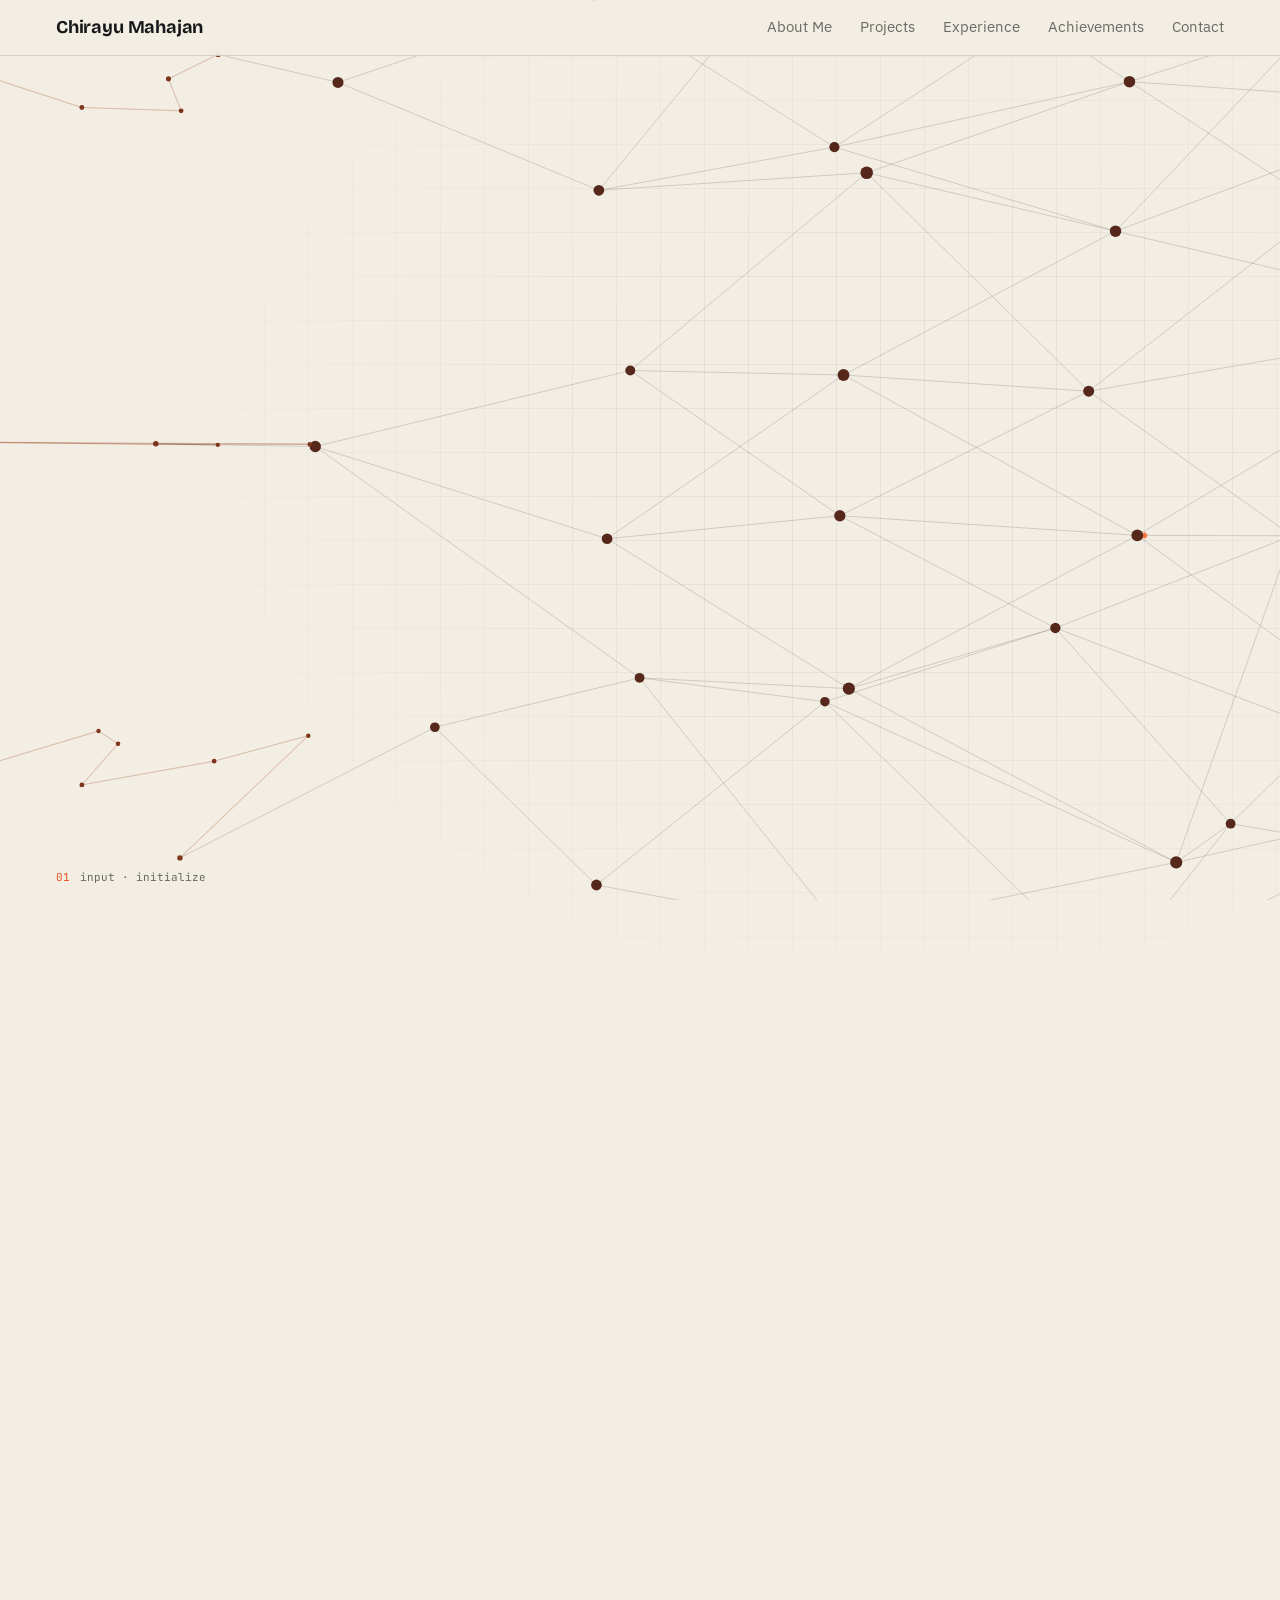
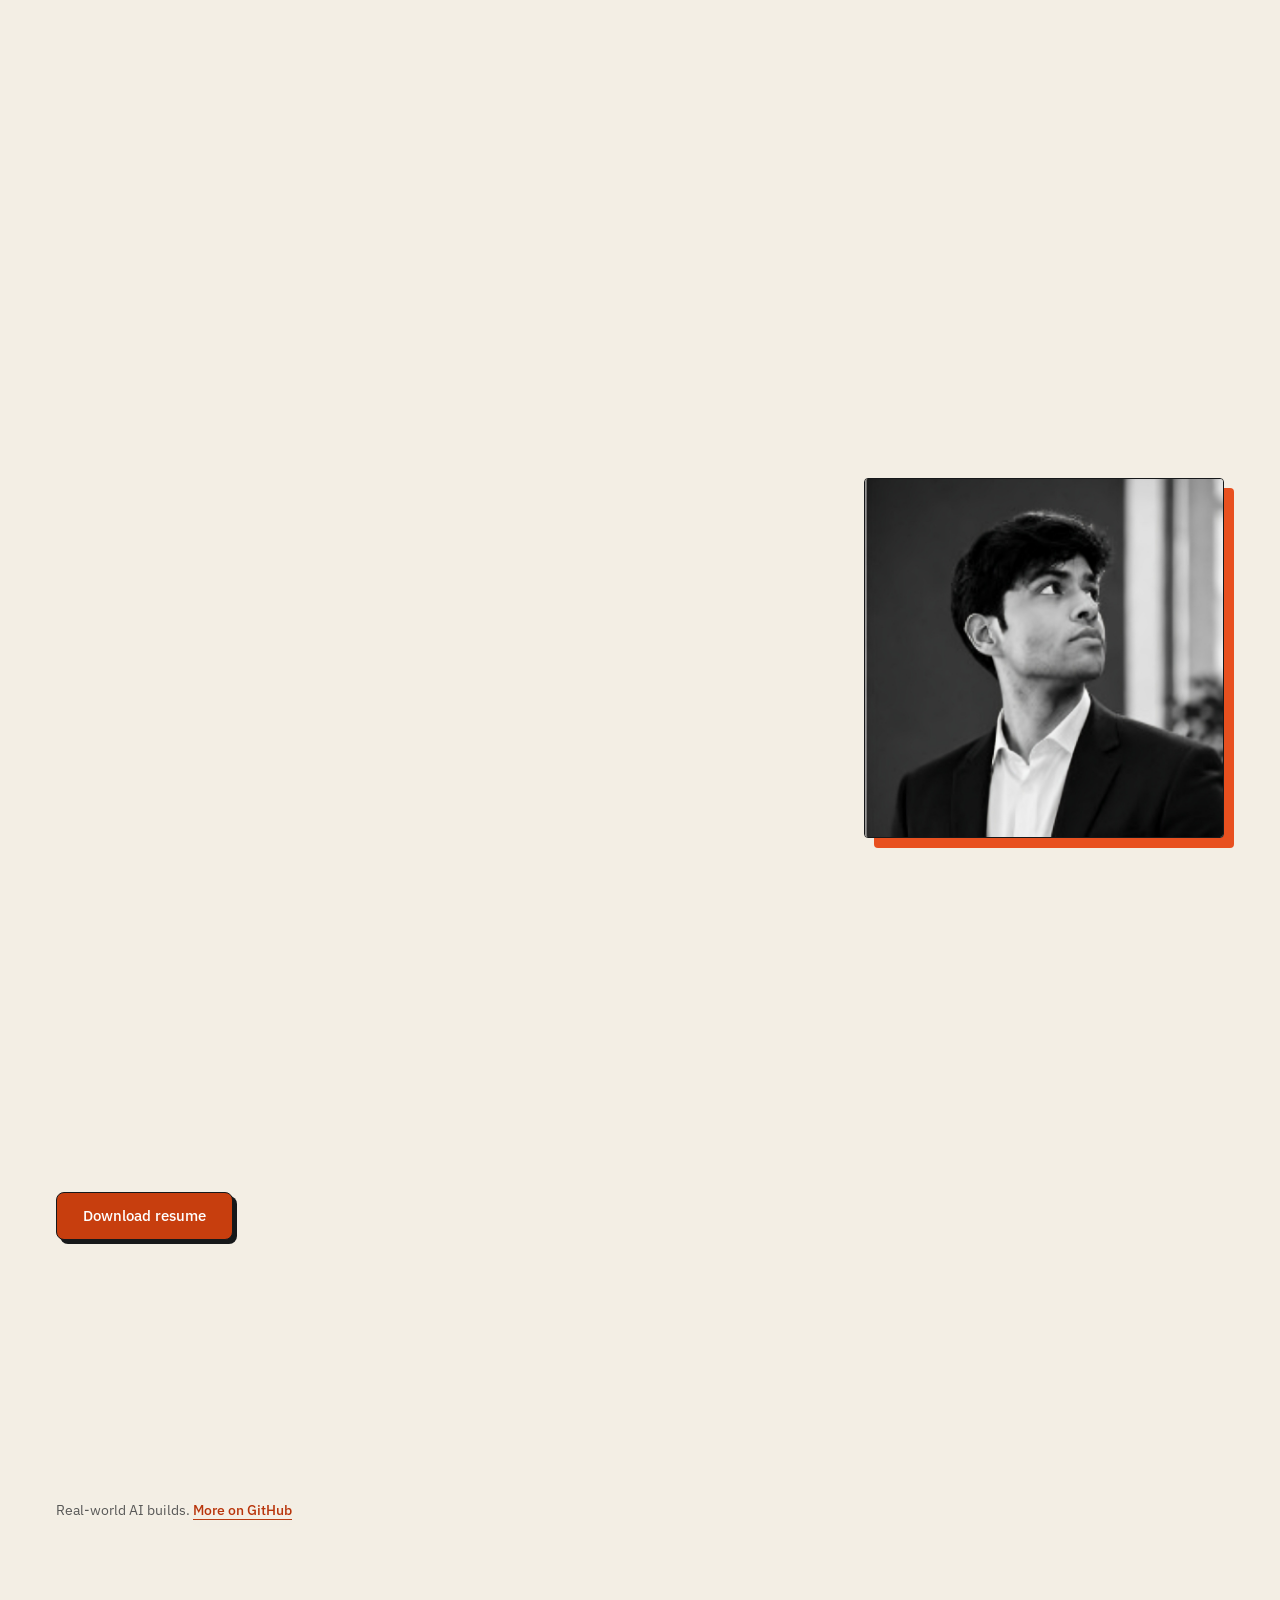
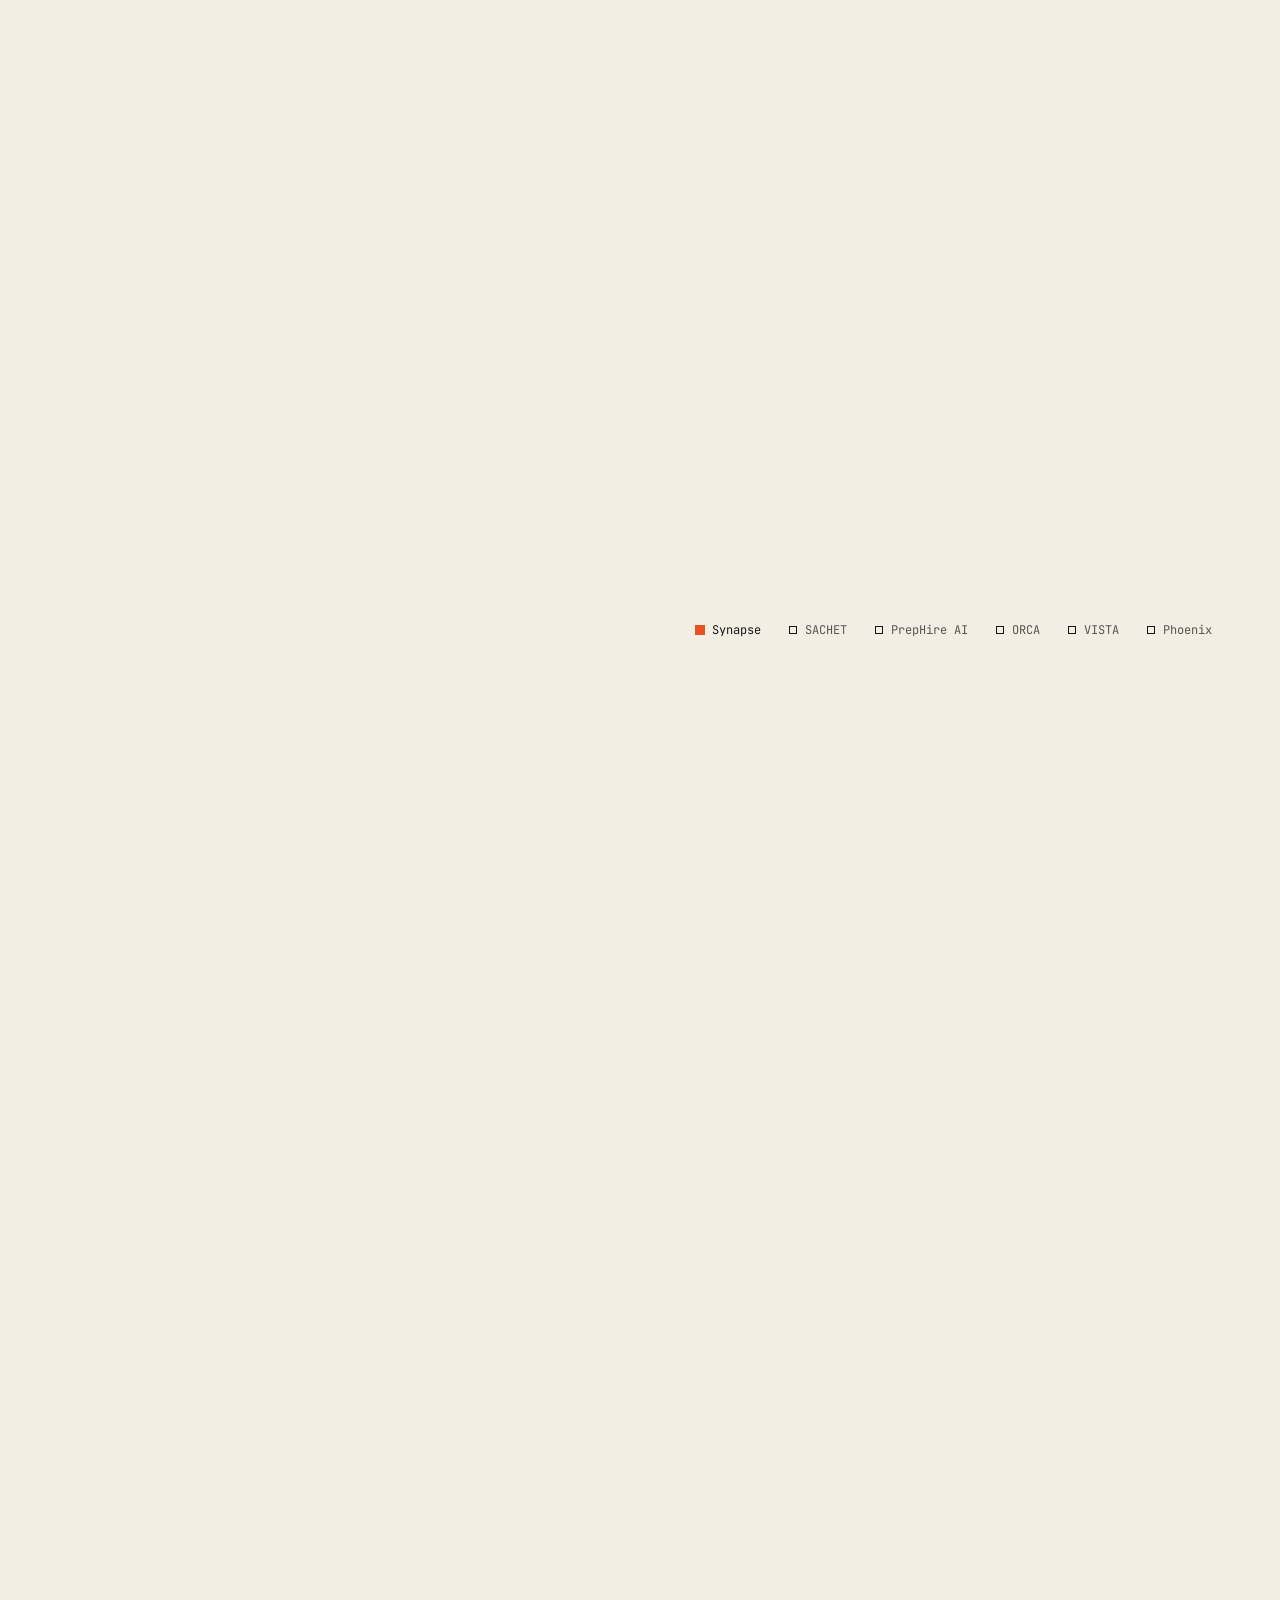
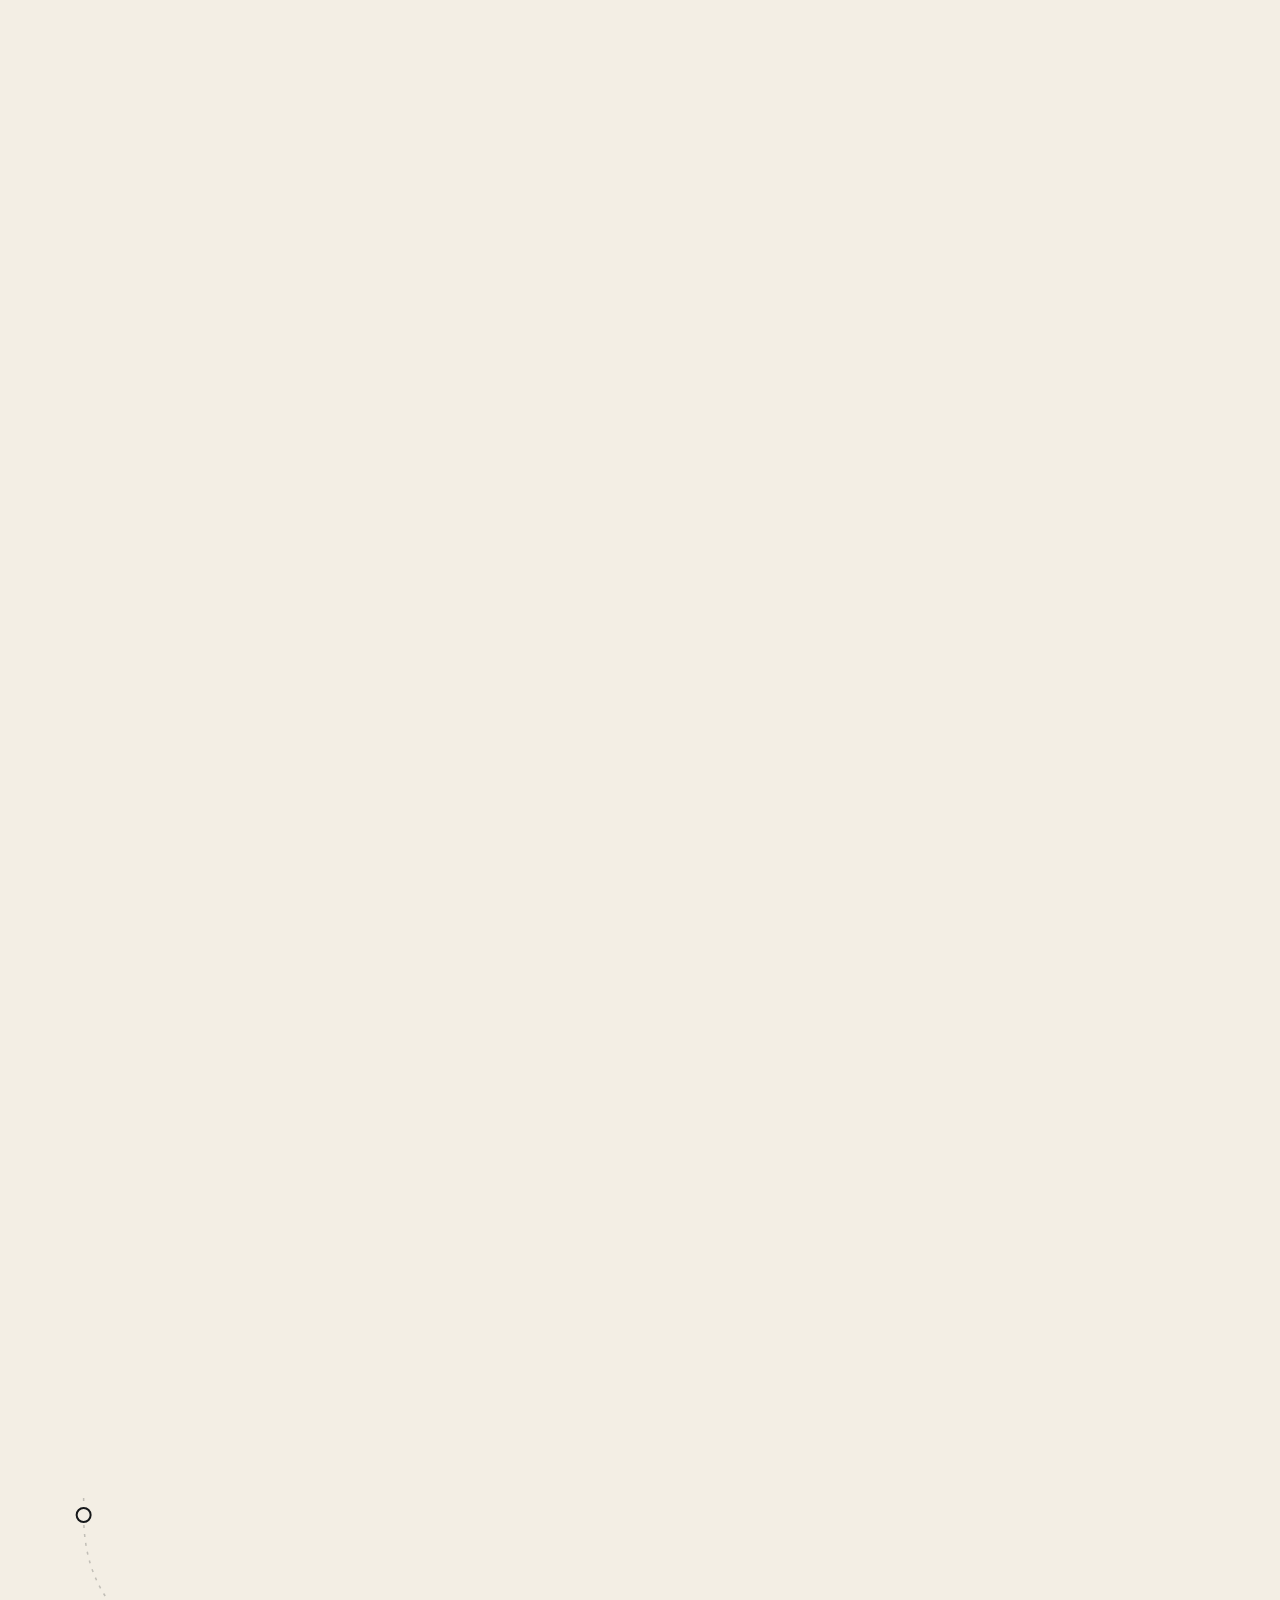
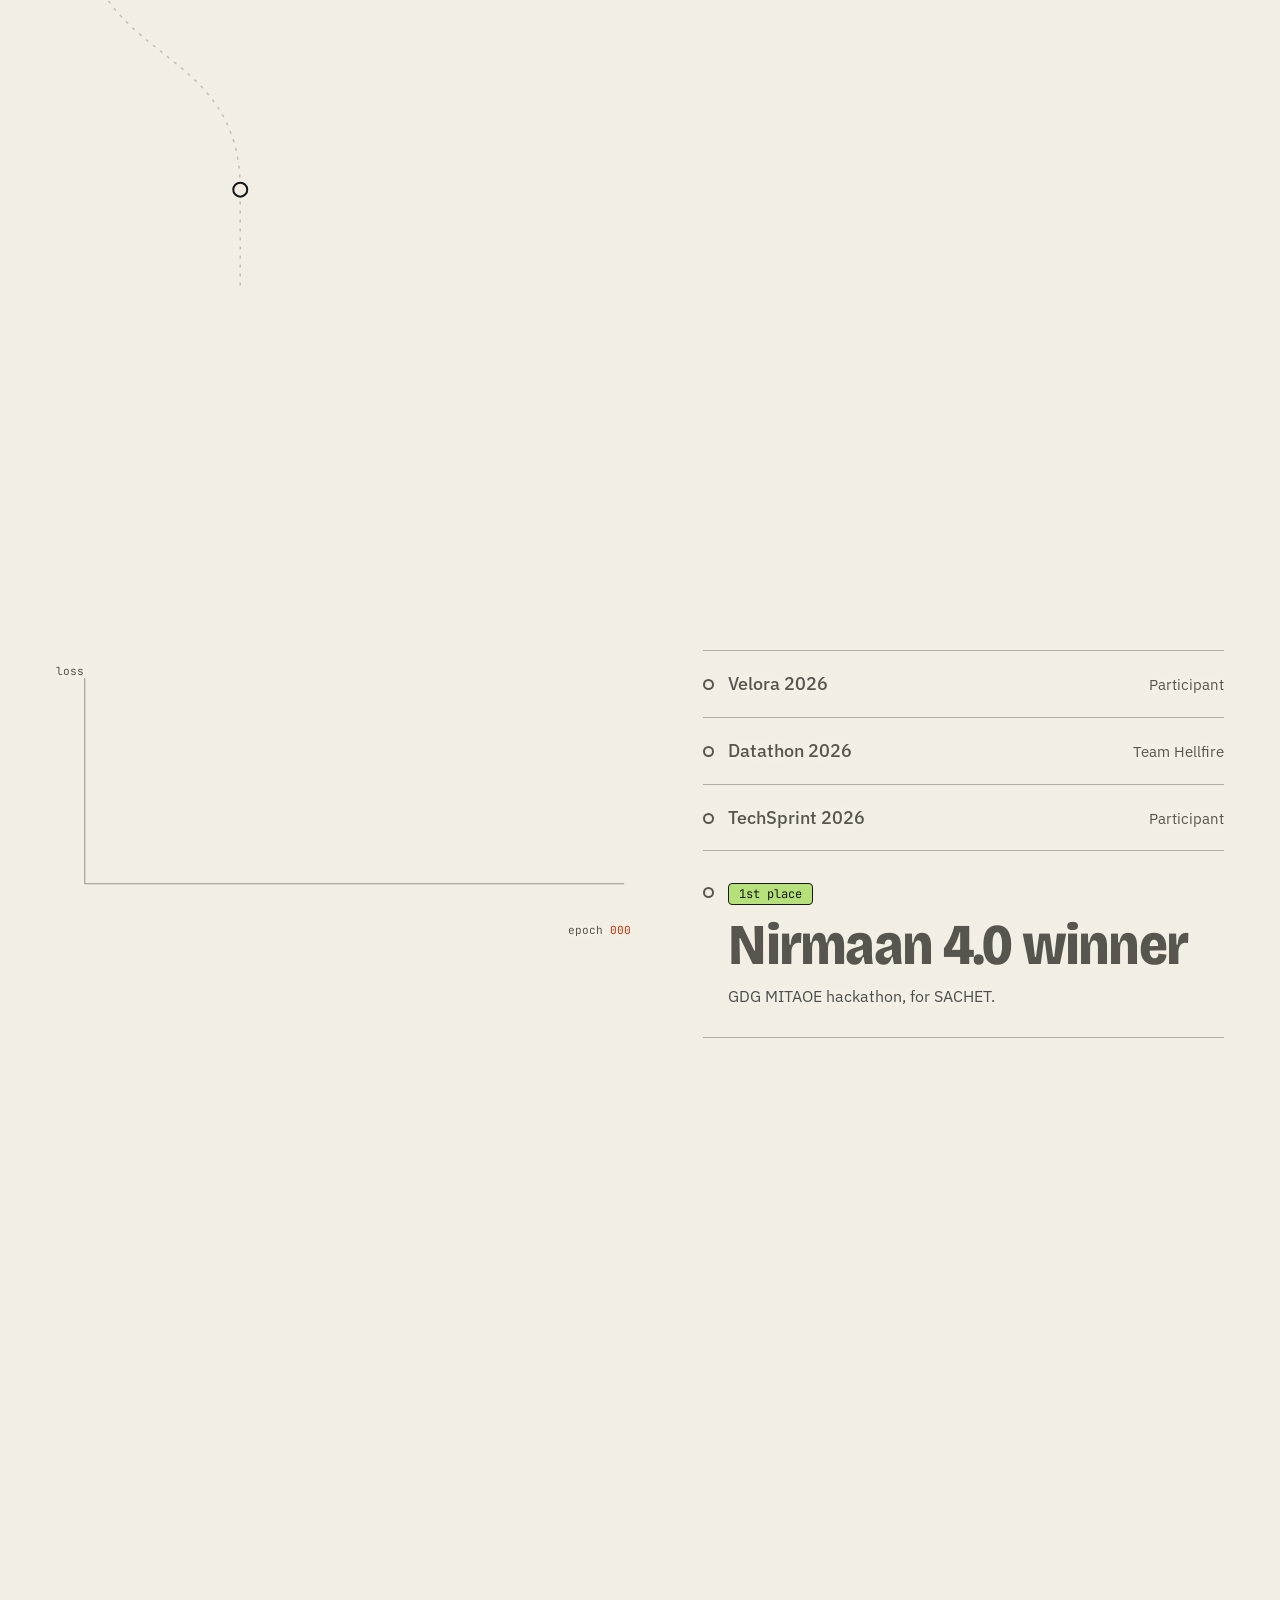
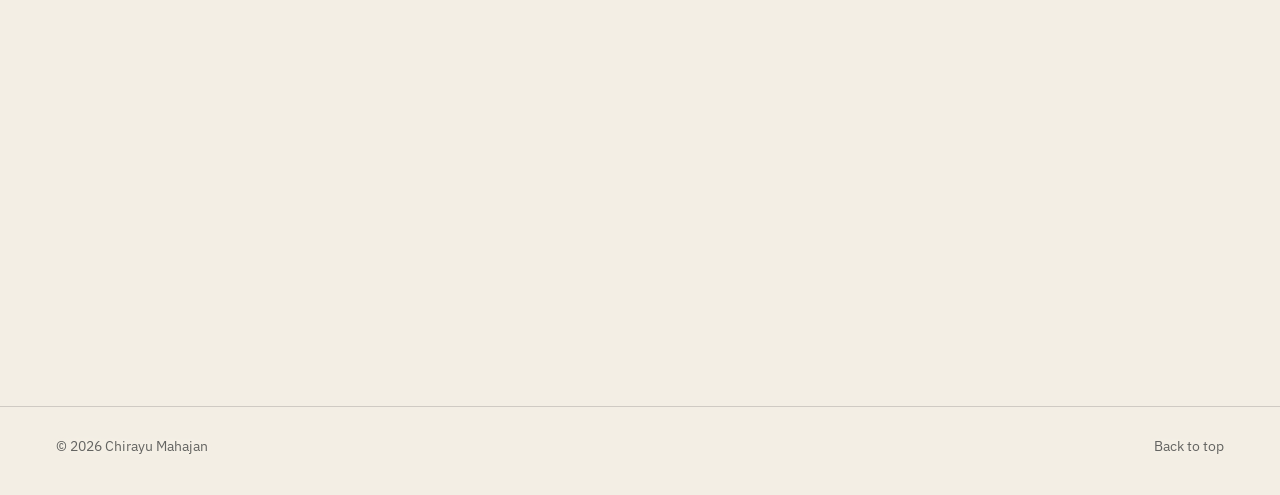
<file: index.html>
<!DOCTYPE html>
<html lang="en">
<head>
<meta charset="UTF-8">
<meta name="viewport" content="width=device-width, initial-scale=1, viewport-fit=cover">
<script>(function(d){d.classList.add('js');if(!matchMedia('(prefers-reduced-motion: reduce)').matches)d.classList.add('fx');})(document.documentElement)</script>
<title>Chirayu Mahajan | AI &amp; ML Engineer</title>
<meta name="description" content="Chirayu Mahajan is an AI &amp; ML engineer building computer vision, LLM agent and backend systems.">
<meta name="theme-color" content="#f3eee4">
<link rel="preload" href="fonts/bricolage-grotesque-latin-wdth-normal.woff2" as="font" type="font/woff2" crossorigin>
<link rel="preload" href="fonts/ibm-plex-sans-latin-400-normal.woff2" as="font" type="font/woff2" crossorigin>
<link rel="stylesheet" href="css/styles.css">
</head>
<body>
<a class="skip" href="#main">Skip to content</a>
<canvas id="system" aria-hidden="true"></canvas>

<header class="nav" id="nav">
  <div class="nav__in">
    <a class="brand" href="#top" aria-label="Chirayu Mahajan, back to top">Chirayu Mahajan</a>
    <nav class="nav__links" id="nav-links" aria-label="Primary">
      <a href="#about">About Me</a>
      <a href="#projects">Projects</a>
      <a href="#experience">Experience</a>
      <a href="#achievements">Achievements</a>
      <a href="#contact">Contact</a>
    </nav>
    <button class="nav__toggle" id="nav-toggle" type="button" aria-expanded="false" aria-controls="nav-links">Menu</button>
  </div>
</header>
<p class="hud" id="hud" aria-hidden="true"><b id="hud-n">01</b><span id="hud-t">input · initialize</span></p>

<main id="main">

  <!-- HERO: neural network initialises, name decodes as the activation front passes -->
  <section class="hero" id="top">
    <div class="hero__stick" id="hero-stick">
      <div class="wrap hero__in" id="hero-in">
        <p class="chip"><span class="chip__dot" aria-hidden="true"></span>AI Developer Intern, Tronocity Labs</p>
        <h1 class="hero__name" id="name" aria-label="Chirayu Mahajan"><span class="ln">Chirayu</span><span class="ln">Mahajan</span></h1>
        <p class="hero__lede" id="lede"><span class="sr">I build AI systems that see, reason and remember.</span><span id="stream" aria-hidden="true">I build AI systems that see, reason and remember.</span><i class="caret" aria-hidden="true"></i></p>
        <div class="hero__actions" id="hero-cta">
          <a class="btn" href="#projects">View projects</a>
          <a class="btn btn--ghost" href="#contact">Contact</a>
        </div>
      </div>
      <p class="hero__hint" aria-hidden="true">scroll to run the forward pass</p>
    </div>
  </section>

  <!-- ABOUT: raw data enters the pipeline and settles into clusters -->
  <section class="section about" id="about">
    <div class="wrap about__grid">
      <div class="about__col">
        <h2 class="h2" data-scan>About Me</h2>
        <p class="about__text" data-scan>I take a problem from first principles, build the system, and test it against real constraints. Most interested in where applied AI meets solid engineering.</p>
        <dl class="edu" data-scan>
          <div><dt>B.Tech, AI &amp; ML</dt><dd>MIT Academy of Engineering</dd></div>
          <div><dt>B.S., Data Science</dt><dd>IIT Madras</dd></div>
        </dl>
        <div class="toolkit" data-scan>
          <h3>Toolkit</h3>
          <dl>
            <div style="--c:var(--ember)"><dt>Languages</dt><dd><span>Python</span><span>C</span><span>TypeScript</span></dd></div>
            <div style="--c:#2e6b54"><dt>AI &amp; ML</dt><dd><span>LLMs &amp; Agents</span><span>Computer Vision</span><span>NLP</span></dd></div>
            <div style="--c:var(--ink)"><dt>Build</dt><dd><span>FastAPI</span><span>React</span><span>AWS</span></dd></div>
          </dl>
        </div>
        <a class="btn" href="resume.pdf" target="_blank" rel="noopener" download="Chirayu-Mahajan-Resume.pdf">Download resume</a>
      </div>
      <figure class="portrait" data-lock>
        <img src="profile.jpg" width="750" height="750" alt="Portrait of Chirayu Mahajan looking up and to the side" loading="lazy" decoding="async">
        <span class="bb bb--a" aria-hidden="true"><i class="bb__t">ai-engineer 0.98</i></span>
        <span class="bb bb--b" aria-hidden="true"><i class="bb__t">blazer 0.91</i></span>
      </figure>
    </div>
  </section>

  <!-- PROJECTS: pinned inference viewfinder; each project is an experiment -->
  <section class="projects" id="projects">
    <div class="projects__track" id="proj-track">
      <div class="stage" id="proj-stage">
        <div class="wrap stage__in">
          <div class="stage__head">
            <h2 class="h2" data-scan>Projects</h2>
            <p class="sub">Real-world AI builds. <a class="tlink" href="https://github.com/Chirayu1167" target="_blank" rel="noopener noreferrer">More on GitHub</a></p>
          </div>
          <div class="stage__body" id="proj-list">

            <article class="proj" data-i="0">
              <figure class="proj__shot">
                <img src="img/preview-synapse.webp" width="1917" height="973" alt="" loading="lazy" decoding="async">
                <div class="det" aria-hidden="true">
                  <span class="bb" style="--x:16%;--y:33%;--w:17%;--h:52%;--ox:-40px;--oy:26px;--sc:.5" data-l="agent" data-c="0.97"><i class="bb__t">agent 0.97</i></span>
                  <span class="bb" style="--x:47%;--y:37%;--w:39%;--h:23%;--ox:30px;--oy:-24px;--sc:.35" data-l="headline" data-c="0.99"><i class="bb__t">headline 0.99</i></span>
                  <span class="bb" style="--x:76%;--y:33%;--w:18%;--h:49%;--ox:44px;--oy:30px;--sc:.6" data-l="memory" data-c="0.94"><i class="bb__t">memory 0.94</i></span>
                </div>
                <span class="cross" aria-hidden="true"></span><span class="wipe" aria-hidden="true"></span>
              </figure>
              <div class="proj__body">
                <p class="proj__id">exp_01 · live</p>
                <h3>Synapse</h3>
                <p>A workspace for project tracking, GitHub repository intelligence, and preserving context between AI-assisted work sessions.</p>
                <ul class="tags"><li>React</li><li>TypeScript</li><li>FastAPI</li><li>LLMs</li></ul>
                <a class="tlink" href="https://synapse1167.vercel.app/" target="_blank" rel="noopener noreferrer">Open live site<span class="sr"> (Synapse)</span></a>
              </div>
            </article>

            <article class="proj" data-i="1">
              <figure class="proj__shot">
                <img src="img/preview-sachet.webp" width="1917" height="971" alt="" loading="lazy" decoding="async">
                <div class="det" aria-hidden="true">
                  <span class="bb" style="--x:15%;--y:3%;--w:70%;--h:21%;--ox:0px;--oy:-30px;--sc:.25" data-l="balance" data-c="0.98"><i class="bb__t">balance 0.98</i></span>
                  <span class="bb" style="--x:15%;--y:38%;--w:36%;--h:42%;--ox:-36px;--oy:24px;--sc:.4" data-l="services" data-c="0.95"><i class="bb__t">services 0.95</i></span>
                  <span class="bb" style="--x:52%;--y:38%;--w:33%;--h:42%;--ox:40px;--oy:20px;--sc:.4" data-l="payments" data-c="0.96"><i class="bb__t">payments 0.96</i></span>
                </div>
                <span class="cross" aria-hidden="true"></span><span class="wipe" aria-hidden="true"></span>
              </figure>
              <div class="proj__body">
                <p class="proj__id">exp_02 · source</p>
                <h3>SACHET <span class="win">Nirmaan 4.0 winner</span></h3>
                <p>A digital wallet that scores transaction risk from behavioral signals, adds OTP verification, and surfaces scam intelligence.</p>
                <ul class="tags"><li>FastAPI</li><li>React</li><li>Machine Learning</li><li>Python</li></ul>
                <a class="tlink" href="https://github.com/Chirayu1167/SACHET" target="_blank" rel="noopener noreferrer">View on GitHub<span class="sr"> (SACHET)</span></a>
              </div>
            </article>

            <article class="proj" data-i="2">
              <figure class="proj__shot">
                <img src="img/preview-prephire.webp" width="1917" height="973" alt="" loading="lazy" decoding="async">
                <div class="det" aria-hidden="true">
                  <span class="bb" style="--x:3%;--y:25%;--w:40%;--h:21%;--ox:-30px;--oy:-20px;--sc:.35" data-l="headline" data-c="0.99"><i class="bb__t">headline 0.99</i></span>
                  <span class="bb" style="--x:55%;--y:17%;--w:42%;--h:42%;--ox:40px;--oy:-26px;--sc:.45" data-l="interview" data-c="0.97"><i class="bb__t">interview 0.97</i></span>
                  <span class="bb" style="--x:6%;--y:64%;--w:88%;--h:23%;--ox:0px;--oy:34px;--sc:.2" data-l="stats" data-c="0.93"><i class="bb__t">stats 0.93</i></span>
                </div>
                <span class="cross" aria-hidden="true"></span><span class="wipe" aria-hidden="true"></span>
              </figure>
              <div class="proj__body">
                <p class="proj__id">exp_03 · live</p>
                <h3>PrepHire AI</h3>
                <p>A placement-preparation platform with mock interviews, coding challenges, and structured learning resources.</p>
                <ul class="tags"><li>React</li><li>Python</li><li>Mock Interviews</li></ul>
                <a class="tlink" href="https://prephire-ai.web.app/" target="_blank" rel="noopener noreferrer">Open live site<span class="sr"> (PrepHire AI)</span></a>
              </div>
            </article>

            <article class="proj" data-i="3">
              <figure class="proj__shot">
                <img src="img/preview-orca.webp" width="1917" height="977" alt="" loading="lazy" decoding="async">
                <div class="det" aria-hidden="true">
                  <span class="bb" style="--x:4%;--y:8%;--w:34%;--h:80%;--ox:-40px;--oy:20px;--sc:.3" data-l="chat" data-c="0.96"><i class="bb__t">chat 0.96</i></span>
                  <span class="bb" style="--x:40%;--y:11%;--w:55%;--h:45%;--ox:30px;--oy:-24px;--sc:.4" data-l="ocean-map" data-c="0.98"><i class="bb__t">ocean-map 0.98</i></span>
                  <span class="bb" style="--x:40%;--y:60%;--w:55%;--h:30%;--ox:34px;--oy:30px;--sc:.3" data-l="query" data-c="0.92"><i class="bb__t">query 0.92</i></span>
                </div>
                <span class="cross" aria-hidden="true"></span><span class="wipe" aria-hidden="true"></span>
              </figure>
              <div class="proj__body">
                <p class="proj__id">exp_04 · source</p>
                <h3>ORCA</h3>
                <p>An ocean-data assistant for fishing-zone, sea-surface-temperature and weather queries, built on INCOIS data with an agent-based backend, an ocean map interface, and AI-written answers.</p>
                <ul class="tags"><li>Python</li><li>TypeScript</li><li>Firebase</li><li>LLMs</li></ul>
                <a class="tlink" href="https://github.com/Chirayu1167/ORCA" target="_blank" rel="noopener noreferrer">View on GitHub<span class="sr"> (ORCA)</span></a>
              </div>
            </article>

            <article class="proj" data-i="4">
              <figure class="proj__shot proj__shot--vista">
                <svg viewBox="0 0 394 200" preserveAspectRatio="xMidYMid slice" aria-hidden="true">
                  <rect width="394" height="200" fill="#0f1c18"/>
                  <rect y="116" width="394" height="84" fill="#162a22"/>
                  <line x1="0" y1="116" x2="394" y2="116" stroke="#2a4339"/>
                  <line x1="0" y1="170" x2="394" y2="170" stroke="#2a4339" stroke-dasharray="14 12"/>
                  <g fill="#23392f" stroke="#3b5a4c"><rect x="40" y="122" width="90" height="34" rx="9"/><rect x="62" y="108" width="48" height="20" rx="6"/><rect x="152" y="122" width="84" height="34" rx="9"/><rect x="170" y="108" width="46" height="20" rx="6"/><rect x="226" y="124" width="72" height="32" rx="9" transform="rotate(-5 262 140)"/><rect x="244" y="111" width="40" height="19" rx="6" transform="rotate(-5 262 140)"/></g>
                  <g fill="#0f1c18" stroke="#3b5a4c"><circle cx="60" cy="157" r="8"/><circle cx="112" cy="157" r="8"/><circle cx="172" cy="157" r="8"/><circle cx="216" cy="157" r="8"/><circle cx="246" cy="157" r="8"/><circle cx="286" cy="157" r="8"/></g>
                  <path d="M228 124l10-14 4 12 12-10-4 14 14-2-12 10" fill="none" stroke="#ff7a45" stroke-width="2" stroke-linejoin="round"/>
                  <text x="12" y="20" fill="#b6e07a" font-family="JetBrains Mono, monospace" font-size="9">CAM 04 · REC</text>
                  <text x="382" y="20" fill="#b6e07a" font-family="JetBrains Mono, monospace" font-size="9" text-anchor="end">00:14:32</text>
                </svg>
                <div class="det" aria-hidden="true">
                  <span class="bb" style="--x:9%;--y:52%;--w:25%;--h:30%;--ox:-36px;--oy:20px;--sc:.5" data-l="car" data-c="0.97"><i class="bb__t">car 0.97</i></span>
                  <span class="bb bb--alert" style="--x:38%;--y:52%;--w:22%;--h:30%;--ox:0px;--oy:-30px;--sc:.5" data-l="car" data-c="0.91"><i class="bb__t">car 0.91</i></span>
                  <span class="bb bb--alert" style="--x:56%;--y:46%;--w:21%;--h:36%;--ox:36px;--oy:20px;--sc:.5" data-l="collision" data-c="0.94"><i class="bb__t">collision 0.94</i></span>
                </div>
                <span class="cross" aria-hidden="true"></span><span class="wipe" aria-hidden="true"></span>
              </figure>
              <div class="proj__body">
                <p class="proj__id">exp_05 · source</p>
                <h3>VISTA</h3>
                <p>Vision-based Incident Surveillance for Traffic &amp; Assistance. A real-time CCTV AI system that detects road accidents and routes alerts to traffic police, hospital/EMS or police control based on severity.</p>
                <ul class="tags"><li>Python</li><li>YOLO11</li><li>ByteTrack</li><li>PyQt5</li></ul>
                <a class="tlink" href="https://github.com/Chirayu1167/V.I.S.T.A." target="_blank" rel="noopener noreferrer">View on GitHub<span class="sr"> (VISTA)</span></a>
              </div>
            </article>

            <article class="proj" data-i="5">
              <figure class="proj__shot">
                <img src="phoenix.png" width="1919" height="1079" alt="" loading="lazy" decoding="async">
                <div class="det" aria-hidden="true">
                  <span class="bb" style="--x:39%;--y:27%;--w:24%;--h:42%;--ox:-30px;--oy:-20px;--sc:.5" data-l="wake-ring" data-c="0.97"><i class="bb__t">wake-ring 0.97</i></span>
                  <span class="bb" style="--x:37%;--y:70%;--w:27%;--h:11%;--ox:0px;--oy:30px;--sc:.3" data-l="wordmark" data-c="0.95"><i class="bb__t">wordmark 0.95</i></span>
                  <span class="bb" style="--x:67%;--y:18%;--w:30%;--h:62%;--ox:40px;--oy:-10px;--sc:.4" data-l="terminal" data-c="0.91"><i class="bb__t">terminal 0.91</i></span>
                </div>
                <span class="cross" aria-hidden="true"></span><span class="wipe" aria-hidden="true"></span>
              </figure>
              <div class="proj__body">
                <p class="proj__id">exp_06 · source</p>
                <h3>Phoenix</h3>
                <p>A desktop voice assistant with wake-word activation, conversational commands, and productivity automation.</p>
                <ul class="tags"><li>Python</li><li>Tkinter</li><li>Voice AI</li></ul>
                <a class="tlink" href="https://github.com/Chirayu1167/Pheonix-AI-Assistant" target="_blank" rel="noopener noreferrer">View on GitHub<span class="sr"> (Phoenix)</span></a>
              </div>
            </article>

          </div>
          <div class="stage__foot" aria-hidden="false">
            <p class="stage__count" id="proj-count" aria-hidden="true">exp_01 / 06</p>
            <ol class="rail" id="rail" aria-label="Project navigation"></ol>
          </div>
        </div>
      </div>
    </div>
  </section>

  <!-- EXPERIENCE: a signal travels the synapse; agents join the graph as you scroll -->
  <section class="section" id="experience">
    <div class="wrap">
      <h2 class="h2" data-scan>Experience</h2>
      <div class="xp" id="xp">
        <svg class="xp__svg" id="xp-svg" aria-hidden="true"></svg>
        <ol class="xp__list">
          <li class="xp__item" data-scan>
            <span class="xp__dot" aria-hidden="true"></span>
            <p class="xp__when">May 2026 – Present</p>
            <h3>AI Developer Intern</h3>
            <p class="xp__org">Tronocity Labs</p>
            <p>Building Gigzs/Akhrot, a memory layer for multi-LLM agents. Helped benchmark up to 58% lower token use.</p>
          </li>
          <li class="xp__item" data-scan>
            <span class="xp__dot" aria-hidden="true"></span>
            <p class="xp__when">May – Jul 2026</p>
            <h3>Product Development Intern</h3>
            <p class="xp__org">MITAOE Entrepreneurial Development Foundation</p>
            <p>Led planning, UI/UX and workflows for TrafficBuddy, a traffic complaint app.</p>
          </li>
        </ol>
      </div>
    </div>
  </section>

  <!-- ACHIEVEMENTS: the training curve converges; each result is a checkpoint -->
  <section class="section ach-sec" id="achievements">
    <div class="wrap">
      <h2 class="h2" data-scan>Achievements</h2>
      <div class="ach">
        <div class="curve" id="curve">
          <svg viewBox="0 0 800 340" aria-hidden="true">
            <line class="curve__ax" x1="40" y1="300" x2="790" y2="300"/><line class="curve__ax" x1="40" y1="14" x2="40" y2="300"/>
            <g id="curve-ticks"></g>
            <path class="curve__raw" id="curve-raw"/><path class="curve__ema" id="curve-ema"/>
            <g id="curve-marks"></g>
          </svg>
          <span class="curve__l curve__l--y" aria-hidden="true">loss</span>
          <span class="curve__l curve__l--x" aria-hidden="true">epoch <b id="epoch">000</b></span>
        </div>
        <ol class="ck-list" id="ck-list">
          <li class="ck" data-f=".2"><span class="ck__dot" aria-hidden="true"></span><span class="ck__n">Velora 2026</span><span class="ck__m">Participant</span></li>
          <li class="ck" data-f=".42"><span class="ck__dot" aria-hidden="true"></span><span class="ck__n">Datathon 2026</span><span class="ck__m">Team Hellfire</span></li>
          <li class="ck" data-f=".64"><span class="ck__dot" aria-hidden="true"></span><span class="ck__n">TechSprint 2026</span><span class="ck__m">Participant</span></li>
          <li class="ck ck--best" data-f=".94">
            <span class="ck__dot" aria-hidden="true"></span>
            <div><p class="ck__tag">1st place</p><h3>Nirmaan 4.0 winner</h3><p>GDG MITAOE hackathon, for SACHET.</p></div>
          </li>
        </ol>
      </div>

      <!-- Certifications: hidden in the original site, kept hidden. Remove `hidden` to show it. -->
      <ul class="certs" hidden>
        <li><span>AI Fluency Framework &amp; Foundations</span><span>Anthropic</span></li>
        <li><span>Claude 101</span><span>Anthropic</span></li>
        <li><span>Introduction to Modern AI</span><span>Cisco</span></li>
        <li><span>Python Essentials 1 &amp; 2</span><span>IBM / Cisco</span></li>
      </ul>
    </div>
  </section>

  <!-- CONTACT: lights go out, the network settles into a monogram and opens channels -->
  <section class="contact" id="contact">
    <div class="contact__stick">
      <div class="wrap contact__in" id="contact-in">
        <h2 class="h2">Contact</h2>
        <p class="sub">Open to internships and AI projects.</p>
        <div class="links" id="links">
          <a href="mailto:mahajanchirayu1167@gmail.com"><span>Email</span><b>mahajanchirayu1167@gmail.com</b><i class="led" aria-hidden="true"></i></a>
          <a href="https://linkedin.com/in/chirayu-mahajan-390766309" target="_blank" rel="noopener noreferrer"><span>LinkedIn</span><b>Chirayu Mahajan</b><i class="led" aria-hidden="true"></i></a>
          <a href="https://github.com/Chirayu1167" target="_blank" rel="noopener noreferrer"><span>GitHub</span><b>Chirayu1167</b><i class="led" aria-hidden="true"></i></a>
        </div>
        <p class="status" aria-hidden="true"><span id="status-t">connection established</span><i class="caret"></i></p>
      </div>
    </div>
  </section>

</main>

<footer class="footer">
  <div class="wrap"><p>© 2026 Chirayu Mahajan</p><a href="#top">Back to top</a></div>
</footer>

<script src="js/system.js"></script>
<script src="js/main.js"></script>
</body>
</html>
</file>
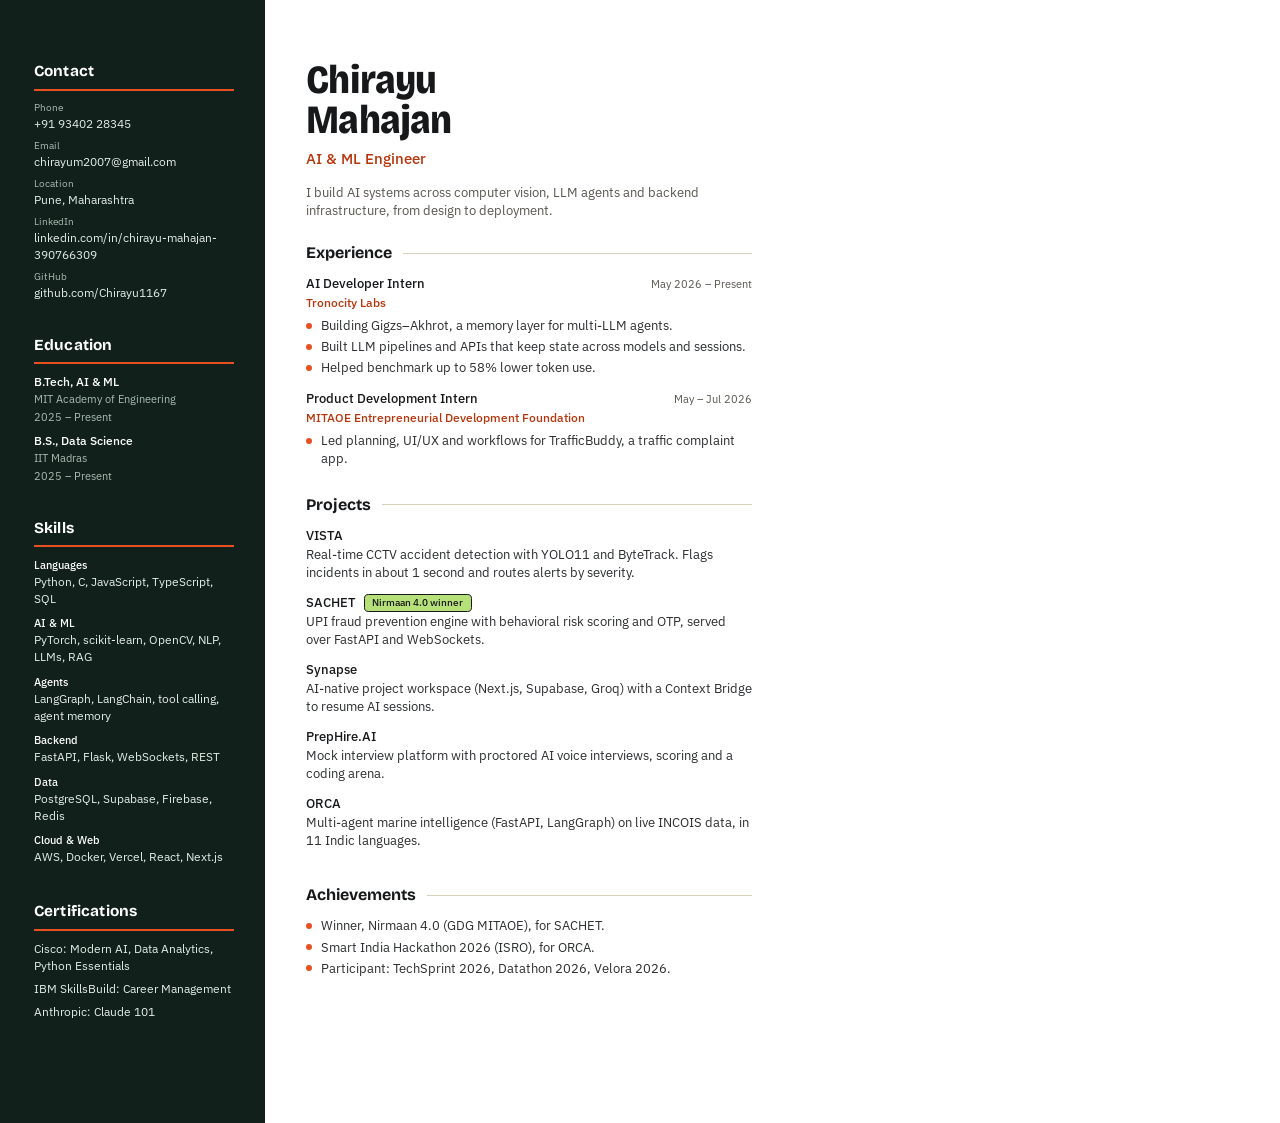
<file: tools/resume/resume.html>
<!DOCTYPE html>
<html lang="en"><head><meta charset="utf-8"><title>Chirayu Mahajan – Resume</title>
<style>
@font-face { font-family: "Bricolage Grotesque"; src: url("../../fonts/bricolage-grotesque-latin-wdth-normal.woff2") format("woff2"); font-weight: 200 800; font-stretch: 75% 100%; }
@font-face { font-family: "IBM Plex Sans"; src: url("../../fonts/ibm-plex-sans-latin-400-normal.woff2") format("woff2"); font-weight: 400; }
@font-face { font-family: "IBM Plex Sans"; src: url("../../fonts/ibm-plex-sans-latin-500-normal.woff2") format("woff2"); font-weight: 500; }
@page { size: A4; margin: 0; }
* { box-sizing: border-box; margin: 0; padding: 0; }
:root { --ink:#16181a; --blue:#b8340a; --ember:#e8501f; --lime:#b6e07a; --muted:#57554d; --side:#11201b; --sidetxt:#e3ece7; --sidemut:#a9bdb3; }
html, body { width: 210mm; height: 297mm; }
body { font-family: "IBM Plex Sans", Arial, sans-serif; font-size: 9.4pt; line-height: 1.45; color: var(--ink); display: grid; grid-template-columns: 70mm 1fr; -webkit-print-color-adjust: exact; print-color-adjust: exact; }
a { color: inherit; text-decoration: none; }
ul { list-style: none; }

aside { background: var(--side); color: var(--sidetxt); padding: 16mm 8mm 12mm 9mm; display: flex; flex-direction: column; gap: 7mm; }
aside h2 { font-family: "Bricolage Grotesque"; font-weight: 700; font-size: 11.5pt; color: #fff; margin-bottom: 2.4mm; padding-bottom: 1.6mm; border-bottom: 2px solid var(--ember); letter-spacing: .01em; }
aside li { margin-bottom: 1.6mm; font-size: 8.8pt; overflow-wrap: anywhere; }
aside .k { display: block; color: var(--sidemut); font-size: 7.8pt; }
aside .edu b { display: block; font-weight: 500; color: #fff; }
aside .edu span { color: var(--sidemut); font-size: 8.2pt; }
aside .sk li { margin-bottom: 2.2mm; }
aside .sk b { display: block; font-weight: 500; color: #fff; font-size: 8.4pt; }

main { padding: 16mm 11mm 12mm 11mm; display: flex; flex-direction: column; gap: 6mm; }
.name { font-family: "Bricolage Grotesque"; font-weight: 800; font-stretch: 85%; font-size: 30pt; line-height: 1; letter-spacing: -0.02em; }
.role { color: var(--blue); font-weight: 500; font-size: 11pt; margin-top: 2mm; }
.sum { color: var(--muted); margin-top: 3.5mm; }
main h2 { font-family: "Bricolage Grotesque"; font-weight: 700; font-size: 12pt; margin-bottom: 2.6mm; display: flex; align-items: center; gap: 3mm; }
main h2::after { content: ""; flex: 1; height: 1px; background: #d8cfbc; }
.job { margin-bottom: 3.4mm; }
.job:last-child { margin-bottom: 0; }
.row { display: flex; justify-content: space-between; gap: 6mm; align-items: baseline; }
.row b { font-weight: 500; font-size: 10pt; }
.row .d { color: var(--muted); font-size: 8.4pt; white-space: nowrap; }
.org { color: var(--blue); font-size: 8.8pt; font-weight: 500; }
.job ul { margin-top: 1.4mm; }
.job li { position: relative; padding-left: 4mm; color: #2b2d2f; margin-bottom: .8mm; }
.job li::before { content: ""; position: absolute; left: 0; top: .52em; width: 1.6mm; height: 1.6mm; background: var(--ember); border-radius: 50%; }
.proj { margin-bottom: 3mm; }
.proj p { color: #2b2d2f; }
.tag { display: inline-block; margin-left: 2mm; padding: .2mm 2mm; background: var(--lime); color: var(--ink); border: .3mm solid var(--ink); border-radius: 1.2mm; font-size: 7.4pt; font-weight: 500; vertical-align: 1px; }
</style></head>
<body>
<aside>
  <section>
    <h2>Contact</h2>
    <ul>
      <li><span class="k">Phone</span>+91 93402 28345</li>
      <li><span class="k">Email</span>chirayum2007@gmail.com</li>
      <li><span class="k">Location</span>Pune, Maharashtra</li>
      <li><span class="k">LinkedIn</span>linkedin.com/in/chirayu-mahajan-390766309</li>
      <li><span class="k">GitHub</span>github.com/Chirayu1167</li>
    </ul>
  </section>
  <section class="edu">
    <h2>Education</h2>
    <ul>
      <li><b>B.Tech, AI &amp; ML</b><span>MIT Academy of Engineering<br>2025 – Present</span></li>
      <li><b>B.S., Data Science</b><span>IIT Madras<br>2025 – Present</span></li>
    </ul>
  </section>
  <section class="sk">
    <h2>Skills</h2>
    <ul>
      <li><b>Languages</b>Python, C, JavaScript, TypeScript, SQL</li>
      <li><b>AI &amp; ML</b>PyTorch, scikit-learn, OpenCV, NLP, LLMs, RAG</li>
      <li><b>Agents</b>LangGraph, LangChain, tool calling, agent memory</li>
      <li><b>Backend</b>FastAPI, Flask, WebSockets, REST</li>
      <li><b>Data</b>PostgreSQL, Supabase, Firebase, Redis</li>
      <li><b>Cloud &amp; Web</b>AWS, Docker, Vercel, React, Next.js</li>
    </ul>
  </section>
  <section>
    <h2>Certifications</h2>
    <ul>
      <li>Cisco: Modern AI, Data Analytics, Python Essentials</li>
      <li>IBM SkillsBuild: Career Management</li>
      <li>Anthropic: Claude 101</li>
    </ul>
  </section>
</aside>

<main>
  <header>
    <h1 class="name">Chirayu<br>Mahajan</h1>
    <p class="role">AI &amp; ML Engineer</p>
    <p class="sum">I build AI systems across computer vision, LLM agents and backend infrastructure, from design to deployment.</p>
  </header>

  <section>
    <h2>Experience</h2>
    <div class="job">
      <div class="row"><b>AI Developer Intern</b><span class="d">May 2026 – Present</span></div>
      <p class="org">Tronocity Labs</p>
      <ul>
        <li>Building Gigzs–Akhrot, a memory layer for multi-LLM agents.</li>
        <li>Built LLM pipelines and APIs that keep state across models and sessions.</li>
        <li>Helped benchmark up to 58% lower token use.</li>
      </ul>
    </div>
    <div class="job">
      <div class="row"><b>Product Development Intern</b><span class="d">May – Jul 2026</span></div>
      <p class="org">MITAOE Entrepreneurial Development Foundation</p>
      <ul><li>Led planning, UI/UX and workflows for TrafficBuddy, a traffic complaint app.</li></ul>
    </div>
  </section>

  <section>
    <h2>Projects</h2>
    <div class="proj"><div class="row"><b>VISTA</b></div><p>Real-time CCTV accident detection with YOLO11 and ByteTrack. Flags incidents in about 1 second and routes alerts by severity.</p></div>
    <div class="proj"><div class="row"><b>SACHET<span class="tag">Nirmaan 4.0 winner</span></b></div><p>UPI fraud prevention engine with behavioral risk scoring and OTP, served over FastAPI and WebSockets.</p></div>
    <div class="proj"><div class="row"><b>Synapse</b></div><p>AI-native project workspace (Next.js, Supabase, Groq) with a Context Bridge to resume AI sessions.</p></div>
    <div class="proj"><div class="row"><b>PrepHire.AI</b></div><p>Mock interview platform with proctored AI voice interviews, scoring and a coding arena.</p></div>
    <div class="proj"><div class="row"><b>ORCA</b></div><p>Multi-agent marine intelligence (FastAPI, LangGraph) on live INCOIS data, in 11 Indic languages.</p></div>
  </section>

  <section>
    <h2>Achievements</h2>
    <div class="job"><ul>
      <li>Winner, Nirmaan 4.0 (GDG MITAOE), for SACHET.</li>
      <li>Smart India Hackathon 2026 (ISRO), for ORCA.</li>
      <li>Participant: TechSprint 2026, Datathon 2026, Velora 2026.</li>
    </ul></div>
  </section>
</main>
</body></html>
</file>
<file: css/styles.css>
/* Chirayu Mahajan — portfolio
   One continuous system: a fixed canvas (js/system.js) morphs through the ML pipeline as you scroll;
   these styles are the paper-and-ink layer on top. Palette: paper, ink, ember, forest, lime ("detected"). */

@font-face { font-family: "Bricolage Grotesque"; src: url("../fonts/bricolage-grotesque-latin-wdth-normal.woff2") format("woff2"); font-weight: 200 800; font-stretch: 75% 100%; font-display: swap; }
@font-face { font-family: "IBM Plex Sans"; src: url("../fonts/ibm-plex-sans-latin-400-normal.woff2") format("woff2"); font-weight: 400; font-display: swap; }
@font-face { font-family: "IBM Plex Sans"; src: url("../fonts/ibm-plex-sans-latin-500-normal.woff2") format("woff2"); font-weight: 500; font-display: swap; }
@font-face { font-family: "JetBrains Mono"; src: url("../fonts/jetbrains-mono-latin-400-normal.woff2") format("woff2"); font-weight: 400; font-display: swap; }

:root {
  --paper: #f3eee4; --tint: #eae3d4; --card: #fbf8f2; --ink: #16181a; --muted: #57554d; --line: #d8cfbc;
  --ember: #e8501f; --ember-btn: #c73e0e; --ember-ink: #b8340a;
  --forest: #11201b; --forest-c: #2e6b54; --lime: #b6e07a; --glow: #ff7a45;
  --bg: #f3eee4; --fg: #16181a; --d: 0;
  --wrap: 1280px; --pad: clamp(20px, 4.5vw, 56px); --nav-h: 56px; --gap-s: clamp(64px, 10vw, 120px);
  --f-head: "Bricolage Grotesque", "Helvetica Neue", Arial, sans-serif;
  --f-body: "IBM Plex Sans", system-ui, -apple-system, "Segoe UI", sans-serif;
  --f-mono: "JetBrains Mono", ui-monospace, Menlo, Consolas, monospace;
}
*, *::before, *::after { box-sizing: border-box; margin: 0; padding: 0; }
html { background: var(--bg); scroll-padding-top: calc(var(--nav-h) + 8px); -webkit-text-size-adjust: 100%; }
html:not(.fx) { scroll-behavior: smooth; }
body { font-family: var(--f-body); font-size: 1rem; line-height: 1.65; color: var(--fg); background: var(--bg); -webkit-font-smoothing: antialiased; overflow-x: clip; }
body::before { content: ""; position: fixed; inset: 0; z-index: -1; pointer-events: none; opacity: .55;
  background-image: url("data:image/svg+xml;utf8,<svg xmlns='http://www.w3.org/2000/svg' width='160' height='160'><filter id='n'><feTurbulence type='fractalNoise' baseFrequency='.85' numOctaves='2' stitchTiles='stitch'/><feColorMatrix values='0 0 0 0 .1 0 0 0 0 .1 0 0 0 0 .1 0 0 0 .09 0'/></filter><rect width='100%' height='100%' filter='url(%23n)'/></svg>"); }
img, svg { display: block; max-width: 100%; }
a { color: inherit; text-decoration: none; }
ul, ol { list-style: none; }
button { font: inherit; color: inherit; background: none; border: 0; cursor: pointer; }
:focus-visible { outline: 2px solid var(--ember-ink); outline-offset: 3px; border-radius: 4px; }
[hidden] { display: none !important; }
::selection { background: var(--ember); color: #fff; }
main { position: relative; z-index: 1; }
.fx main, .fx .footer { text-shadow: 0 0 10px var(--bg), 0 0 3px var(--bg); }
.btn, .bb__t, .win, .ck__tag { text-shadow: none; }
.wrap { width: 100%; max-width: calc(var(--wrap) + var(--pad) * 2); margin-inline: auto; padding-inline: var(--pad); }
.sr { position: absolute; width: 1px; height: 1px; overflow: hidden; clip: rect(0 0 0 0); white-space: nowrap; }
.skip { position: fixed; top: 8px; left: 8px; z-index: 100; padding: 8px 14px; background: var(--ink); color: #fff; border-radius: 6px; transform: translateY(-200%); }
.skip:focus { transform: none; }

#system { position: fixed; left: 0; top: 0; z-index: 0; width: 100%; height: 100vh; pointer-events: none; }
@supports (height: 100lvh) { #system { height: 100lvh; } }
html:not(.fx) #system { display: none; }

/* ---------- nav ---------- */
.nav { position: sticky; top: 0; z-index: 50; height: var(--nav-h); color: var(--fg); background: color-mix(in srgb, var(--bg) 86%, transparent); backdrop-filter: blur(10px); -webkit-backdrop-filter: blur(10px); border-bottom: 1px solid color-mix(in srgb, var(--fg) 14%, transparent); }
.fx .nav::after { content: ""; position: absolute; left: 0; bottom: -1px; height: 2px; width: 100%; background: var(--ember); transform-origin: left; transform: scaleX(var(--prog, 0)); }
.nav__in { max-width: calc(var(--wrap) + var(--pad) * 2); height: 100%; margin-inline: auto; padding-inline: var(--pad); display: flex; align-items: center; justify-content: space-between; }
.brand { font-family: var(--f-head); font-weight: 700; font-size: 1.125rem; letter-spacing: -.01em; }
.nav__toggle { padding: 8px 16px; border: 1.5px solid var(--fg); border-radius: 999px; font-size: .875rem; font-weight: 500; }
.nav__links { position: absolute; top: var(--nav-h); left: 0; right: 0; display: none; flex-direction: column; padding: 8px var(--pad) 16px; background: var(--bg); border-bottom: 1px solid color-mix(in srgb, var(--fg) 14%, transparent); }
.nav__links.is-open { display: flex; }
.nav__links a { padding: 14px 0; font-size: 1.0625rem; border-bottom: 1px solid color-mix(in srgb, var(--fg) 14%, transparent); }
.nav__links a:last-child { border-bottom: 0; }
.nav__links a[aria-current="true"] { color: var(--ember-ink); font-weight: 500; }
@media (min-width: 760px) {
  .nav__toggle { display: none; }
  .nav__links { position: static; display: flex; flex-direction: row; gap: 28px; padding: 0; background: none; border: 0; }
  .nav__links a { padding: 6px 0; font-size: .9375rem; border: 0; color: color-mix(in srgb, var(--fg) 62%, transparent); }
  .nav__links a:hover, .nav__links a[aria-current="true"] { color: var(--fg); }
  .nav__links a[aria-current="true"] { box-shadow: 0 2px 0 var(--ember); font-weight: 400; }
}
.hud { display: none; position: fixed; left: var(--pad); bottom: 16px; z-index: 40; gap: 10px; font: .6875rem var(--f-mono); color: color-mix(in srgb, var(--fg) 62%, transparent); pointer-events: none; }
.hud b { font-weight: 400; color: var(--ember); }
@media (min-width: 760px) { .fx .hud { display: flex; } }

/* ---------- shared ---------- */
.btn { display: inline-flex; align-items: center; justify-content: center; min-height: 48px; padding: 0 26px; background: var(--ember-btn); color: #fff; border: 1.5px solid var(--ink); border-radius: 8px; font-weight: 500; font-size: .9375rem; box-shadow: 4px 4px 0 var(--ink); transition: transform .15s, box-shadow .15s; }
.btn:hover { transform: translate(2px, 2px); box-shadow: 2px 2px 0 var(--ink); }
.btn--ghost { background: var(--card); color: var(--ink); }
.tlink { color: var(--ember-ink); font-weight: 500; text-decoration: underline; text-underline-offset: 4px; text-decoration-thickness: 1px; }
.tlink:hover { text-decoration-thickness: 2px; }
.chip { display: inline-flex; align-items: center; gap: 8px; padding: 6px 14px; background: var(--card); color: var(--muted); border: 1px solid var(--line); border-radius: 999px; font-size: .8125rem; }
.chip__dot { width: 8px; height: 8px; border-radius: 50%; background: #2f9e5a; flex: none; }
html:not(.fx) .hero__lede .caret { display: none; }
@media (max-width: 859px) { .bb__t { font-size: .625rem; padding: 1px 5px; } }
.caret { display: inline-block; width: .5em; height: 1em; margin-left: 4px; background: var(--ember); vertical-align: -.12em; animation: blink 1s steps(1) infinite; }
@keyframes blink { 50% { opacity: 0; } }
.section { padding: var(--gap-s) 0; }
.h2 { font-family: var(--f-head); font-weight: 800; font-stretch: 85%; font-size: clamp(2.25rem, 6vw, 3.75rem); line-height: 1.02; letter-spacing: -.03em; margin-bottom: 36px; }
.h2::after { content: ""; display: block; width: 56px; height: 6px; margin-top: 14px; background: var(--ember); }
.sub { color: color-mix(in srgb, var(--fg) 70%, var(--bg)); margin: -20px 0 32px; }

/* scroll-scrubbed "model reads this" wipe */
.fx [data-scan] { position: relative; clip-path: inset(0 0 calc(100% - var(--r, 1) * 100%) 0); }
.fx [data-scan]::before { content: ""; position: absolute; left: 0; right: 0; top: calc(var(--r, 1) * 100% - 2px); height: 2px; background: var(--ember); opacity: var(--s, 0); pointer-events: none; z-index: 2; }

/* bounding boxes (portrait + project viewfinders) */
.bb { position: absolute; left: var(--x); top: var(--y); width: var(--w); height: var(--h); border: 2px solid var(--ember); background: rgba(232,80,31,.1); border-radius: 2px; pointer-events: auto; opacity: var(--L, 1);
  transform: translate(calc(var(--dx, 0px) + (1 - var(--L, 1)) * var(--ox, 0px)), calc(var(--dy, 0px) + (1 - var(--L, 1)) * var(--oy, 0px))) scale(calc(1 + (1 - var(--L, 1)) * var(--sc, 0))); transition: background .15s, border-width .15s; }
.bb__t { position: absolute; left: -2px; top: -2px; padding: 2px 7px; background: var(--ember); color: var(--ink); font: .6875rem/1.4 var(--f-mono); white-space: nowrap; font-style: normal; }
.bb--alert { border-color: var(--glow); background: rgba(255,122,69,.14); } .bb--alert .bb__t { background: var(--glow); }
.bb:hover, .bb.is-hot { background: rgba(232,80,31,.24); border-width: 3px; z-index: 3; }
.det:hover .bb:not(:hover):not(.is-hot) { opacity: calc(var(--L, 1) * .45); }
.bb:hover .bb__t::after, .bb.is-hot .bb__t::after { content: " · tracked"; }
.det { position: absolute; inset: 0; pointer-events: none; }

/* ---------- hero ---------- */
.hero { position: relative; }
.fx .hero { height: calc(2.1 * 100svh); }
.hero__stick { position: relative; min-height: 100svh; display: flex; align-items: center; }
.fx .hero__stick { position: sticky; top: 0; height: 100svh; min-height: 0; align-items: flex-end; padding-bottom: 9svh; }
.fx .hero__stick::before { content: ""; position: absolute; inset: 0; background-image: linear-gradient(color-mix(in srgb, var(--fg) 6%, transparent) 1px, transparent 1px), linear-gradient(90deg, color-mix(in srgb, var(--fg) 6%, transparent) 1px, transparent 1px); background-size: 44px 44px; -webkit-mask-image: radial-gradient(ellipse 80% 90% at 70% 45%, #000 20%, transparent 78%); mask-image: radial-gradient(ellipse 80% 90% at 70% 45%, #000 20%, transparent 78%); pointer-events: none; }
.hero__in { position: relative; display: flex; flex-direction: column; align-items: flex-start; gap: 18px; padding-top: var(--nav-h); }
.hero__name { font-family: var(--f-head); font-weight: 800; font-stretch: 82%; font-size: clamp(3.8rem, 26vw, 7rem); line-height: .92; letter-spacing: -.035em; }
.ln { display: block; white-space: nowrap; }
.fx .hero__name { visibility: hidden; } .fx.ready .hero__name { visibility: visible; }
.ch { display: inline-block; text-align: center; }
.fx .ch { opacity: 0; } .fx .ch.is-scr { opacity: 1; color: var(--ember); } .fx .ch.is-on { opacity: 1; }
.hero__lede { font-size: clamp(1.125rem, 4.6vw, 1.5rem); line-height: 1.45; color: var(--muted); max-width: 24ch; }
.fx .hero__lede { min-height: 2.9em; }
.hero__actions { display: flex; flex-wrap: wrap; gap: 16px; margin-top: 6px; }
.fx .hero__actions { opacity: 0; transform: translateY(8px); transition: opacity .5s, transform .5s; }
.fx .hero__actions.on { opacity: 1; transform: none; }
.hero__hint { display: none; position: absolute; bottom: 18px; left: 50%; transform: translateX(-50%); font: .7rem var(--f-mono); color: var(--muted); white-space: nowrap; }
.fx .hero__hint { display: block; }
@media (min-width: 860px) {
  .fx .hero__stick { align-items: center; padding-bottom: 0; }
  .hero__in { gap: 22px; max-width: calc(var(--wrap) + var(--pad) * 2); }
  .hero__in > * { max-width: 46vw; }
  .hero__name { font-size: clamp(5rem, 12.5vw, 11rem); }
  .hero__lede { font-size: 1.625rem; }
}

/* ---------- about ---------- */
.about__grid { display: grid; gap: 40px; }
.about__col { display: flex; flex-direction: column; align-items: flex-start; gap: 28px; }
.about__col .h2 { margin-bottom: 0; }
.about__text { font-family: var(--f-head); font-weight: 500; font-size: clamp(1.25rem, 3.2vw, 1.75rem); line-height: 1.4; letter-spacing: -.01em; }
.edu { display: grid; gap: 14px; width: 100%; }
.edu div { padding-left: 14px; border-left: 3px solid var(--ember); }
.edu dt { font-weight: 500; } .edu dd { color: var(--muted); font-size: .9375rem; }
.toolkit { width: 100%; } .toolkit h3 { font: .8125rem var(--f-mono); color: var(--muted); margin-bottom: 12px; }
.toolkit h3::before { content: "$ "; color: var(--ember); }
.toolkit dl { display: grid; gap: 14px; }
.toolkit dt { display: flex; align-items: center; gap: 8px; font: .8125rem var(--f-mono); color: var(--muted); margin-bottom: 6px; }
.toolkit dt::before { content: ""; width: 10px; height: 10px; border-radius: 50%; background: var(--c); }
.toolkit dd { display: flex; flex-wrap: wrap; gap: 8px; }
.toolkit dd span { padding: 5px 12px; border: 1.5px solid var(--ink); border-radius: 4px; font-size: .9375rem; background: color-mix(in srgb, var(--card) 80%, transparent); }
.portrait { position: relative; width: min(78%, 320px); aspect-ratio: 1; overflow: hidden; border: 1.5px solid var(--ink); border-radius: 4px; box-shadow: 10px 10px 0 var(--ember); background: var(--tint); justify-self: start; }
.portrait img { width: 100%; height: 100%; object-fit: cover; }
.bb--a { --x: 23%; --y: 7%; --w: 47%; --h: 50%; --ox: -30px; --oy: 24px; --sc: .5; }
.bb--b { --x: 12%; --y: 66%; --w: 84%; --h: 31%; --ox: 20px; --oy: 30px; --sc: .3; border-color: var(--lime); background: rgba(182,224,122,.1); } .bb--b .bb__t { background: var(--lime); }
@media (min-width: 860px) {
  .about__grid { grid-template-columns: minmax(0, 1.2fr) minmax(0, .8fr); gap: 72px; align-items: start; }
  .about__col { gap: 34px; max-width: 640px; }
  .portrait { width: min(100%, 360px); justify-self: end; margin-top: 12px; }
}

/* ---------- projects: grid by default, pinned viewfinder in cinematic mode ---------- */
.projects { padding: var(--gap-s) 0; }
.stage__head .h2 { margin-bottom: 36px; } .stage__head .sub { margin: -20px 0 32px; }
.stage__body { display: grid; gap: 20px; }
.stage__foot { display: none; }
.proj { display: flex; flex-direction: column; background: var(--card); color: var(--ink); border: 1.5px solid var(--ink); border-radius: 6px; overflow: hidden; }
.proj__shot { position: relative; display: block; aspect-ratio: 1917 / 973; background: var(--tint); border-bottom: 1.5px solid var(--ink); overflow: hidden; }
.proj__shot img, .proj__shot svg { width: 100%; height: 100%; object-fit: cover; object-position: center; }
.proj__body { display: flex; flex-direction: column; align-items: flex-start; gap: 12px; padding: 20px; }
.proj__id { font: .75rem var(--f-mono); color: var(--ember-ink); }
.proj h3 { font-family: var(--f-head); font-weight: 700; font-size: 1.375rem; letter-spacing: -.015em; line-height: 1.2; }
.proj__body p:not(.proj__id) { color: var(--muted); font-size: .9375rem; line-height: 1.6; }
.win { display: inline-block; margin-left: 6px; padding: 2px 10px; background: var(--lime); color: var(--ink); border: 1px solid var(--ink); border-radius: 4px; font: 500 .75rem var(--f-body); letter-spacing: 0; vertical-align: middle; }
.tags { display: flex; flex-wrap: wrap; gap: 6px; }
.tags li { padding: 3px 10px; background: var(--paper); border: 1px solid var(--line); border-radius: 4px; font-size: .8125rem; }
.det, .cross, .wipe { display: none; }
@media (min-width: 760px) { .stage__body { grid-template-columns: 1fr 1fr; gap: 24px; } }
@media (min-width: 1100px) { .stage__body { grid-template-columns: repeat(3, 1fr); } }

.is-pinned { padding: 0; }
.is-pinned .projects__track { height: calc((var(--n, 6) + 1) * 100svh); }
.is-pinned .stage { position: sticky; top: 0; height: 100svh; padding-top: var(--nav-h); }
.is-pinned .stage__in { height: 100%; display: flex; flex-direction: column; padding-block: 14px 14px; }
.is-pinned .stage__head { flex: none; }
.is-pinned .stage__head .h2 { font-size: clamp(1.9rem, 4.2vw, 2.8rem); margin-bottom: 0; }
.is-pinned .stage__head .h2::after { margin-top: 8px; width: 40px; height: 5px; }
.is-pinned .stage__head .sub { margin: 10px 0 0; font-size: .875rem; }
.is-pinned .stage__body { display: block; position: relative; flex: 1; min-height: 0; }
.is-pinned .proj { position: absolute; inset: 0; display: grid; grid-template-columns: minmax(0, .8fr) minmax(0, 1.35fr); align-items: center; gap: clamp(28px, 4.5vw, 72px); background: none; border: 0; border-radius: 0; overflow: visible; color: var(--fg); visibility: hidden; }
.is-pinned .proj__shot { order: 2; border: 1.5px solid var(--ink); border-radius: 4px; box-shadow: 10px 10px 0 var(--ember); clip-path: inset(0 0 calc((1 - var(--r, 1)) * 100%) 0); overflow: hidden; }
.is-pinned .proj__shot::after { content: ""; position: absolute; inset: 0; background: repeating-linear-gradient(0deg, rgba(0,0,0,.05) 0 1px, transparent 1px 3px); pointer-events: none; }
.is-pinned .proj__body { order: 1; padding: 0; will-change: opacity, transform; }
.is-pinned .proj__body p:not(.proj__id) { color: color-mix(in srgb, var(--fg) 74%, var(--bg)); }
.is-pinned .proj h3 { font-size: clamp(1.75rem, 3.4vw, 2.75rem); }
.is-pinned .tags li { background: color-mix(in srgb, var(--card) 80%, transparent); border-color: var(--ink); }
.is-pinned .det, .is-pinned .wipe, .is-pinned .cross { display: block; }
.is-pinned .wipe { position: absolute; left: 0; right: 0; top: calc(var(--r, 1) * 100% - 2px); height: 2px; background: var(--ember); box-shadow: 0 -28px 40px rgba(232,80,31,.4); opacity: min(calc(var(--r, 1) * 30), calc((1 - var(--r, 1)) * 30), 1); pointer-events: none; z-index: 4; }
.is-pinned .cross { position: absolute; inset: 0; pointer-events: none; opacity: 0; transition: opacity .2s; z-index: 2; }
.is-pinned .cross::before, .is-pinned .cross::after { content: ""; position: absolute; background: rgba(232,80,31,.7); }
.is-pinned .cross::before { left: var(--mx, -9px); top: 0; bottom: 0; width: 1px; } .is-pinned .cross::after { top: var(--my, -9px); left: 0; right: 0; height: 1px; }
.is-pinned .proj__shot:hover .cross { opacity: 1; }
.is-pinned .stage__foot { flex: none; display: flex; align-items: center; justify-content: space-between; gap: 16px; padding-top: 12px; }
.stage__count { font: .75rem var(--f-mono); color: var(--muted); }
@media (min-width: 760px) { .stage__count { display: none; } .is-pinned .stage__foot { justify-content: flex-end; } }
.rail { display: flex; gap: 4px; }
.rail button { position: relative; min-width: 32px; height: 32px; padding: 0 8px; font: .75rem var(--f-mono); color: var(--muted); display: inline-flex; align-items: center; justify-content: center; }
.rail button span { position: absolute; width: 1px; height: 1px; overflow: hidden; clip: rect(0 0 0 0); }
.rail button::before { content: ""; width: 10px; height: 10px; border: 1.5px solid var(--ink); background: transparent; transition: background .2s, transform .2s; }
.rail button.is-on::before { background: var(--ember); border-color: var(--ember); transform: scale(1.25); }
@media (min-width: 860px) { .rail button { padding: 0 12px; gap: 8px; } .rail button span { position: static; width: auto; height: auto; clip: auto; } .rail button::before { width: 8px; height: 8px; } .rail button.is-on { color: var(--ink); } }
@media (max-width: 859px) {
  .is-pinned .proj { grid-template-columns: 1fr; grid-template-rows: auto auto; align-content: start; gap: 18px; padding-top: 14px; }
  .is-pinned .proj__shot { order: 1; box-shadow: 6px 6px 0 var(--ember); margin-right: 6px; } .is-pinned .proj__body { order: 2; gap: 9px; }
  .is-pinned .proj h3 { font-size: 1.5rem; } .is-pinned .proj__body p:not(.proj__id) { font-size: .875rem; line-height: 1.5; }
  .is-pinned .stage__head .sub { font-size: .8125rem; }
}

/* ---------- experience ---------- */
.xp { position: relative; }
.xp__svg { display: none; }
.fx .xp__svg { display: block; position: absolute; inset: 0; width: 100%; height: 100%; overflow: visible; pointer-events: none; }
.xp__list { display: grid; gap: clamp(64px, 10vw, 140px); }
.xp__item { position: relative; margin-left: 48px; max-width: 560px; }
.xp__item:nth-child(2) { margin-left: clamp(64px, 16vw, 260px); }
.xp__dot { position: absolute; left: -28px; top: 10px; width: 14px; height: 14px; }
.xp__when { font: .8125rem var(--f-mono); color: var(--muted); transition: color .3s; }
.is-live .xp__when { color: var(--ember-ink); }
.xp h3 { font-family: var(--f-head); font-weight: 700; font-size: clamp(1.5rem, 3vw, 2rem); letter-spacing: -.02em; line-height: 1.15; margin-top: 4px; }
.xp__org { font-weight: 500; margin: 2px 0 8px; }
.xp__item > p:last-child { color: var(--muted); }
.xp__base { fill: none; stroke: var(--fg); stroke-opacity: .22; stroke-width: 1.5; stroke-dasharray: 3 6; }
.xp__draw { fill: none; stroke: var(--ember); stroke-width: 2.5; stroke-linecap: round; }
.xp__br { fill: none; stroke: var(--forest-c); stroke-width: 1.5; stroke-linecap: round; } .xp__bt { fill: var(--forest-c); transition: opacity .3s; opacity: 0; }
.xp__node { fill: var(--bg); stroke: var(--ink); stroke-width: 2; transition: fill .25s; } .xp__node.on { fill: var(--ember); }
.xp__ring { fill: none; stroke: var(--ember); stroke-width: 1.5; opacity: 0; transform-box: fill-box; transform-origin: center; }
.xp__ring.on { animation: ring 1.1s ease-out 1; }
@keyframes ring { from { opacity: .9; transform: scale(.5); } to { opacity: 0; transform: scale(1.9); } }
.xp__pulse { fill: var(--ember); stroke: rgba(232,80,31,.28); stroke-width: 10; }

/* ---------- achievements ---------- */
.fx .ach-sec { padding-bottom: calc(var(--gap-s) + 42svh); }
.ach { display: grid; gap: 40px; align-items: start; }
.curve { position: relative; width: 100%; aspect-ratio: 800 / 340; margin-bottom: 26px; }
.curve svg { width: 100%; height: 100%; overflow: visible; }
.curve__ax { stroke: var(--fg); stroke-opacity: .4; stroke-width: 1.5; }
.curve__raw { fill: none; stroke: var(--fg); stroke-opacity: .3; stroke-width: 1.6; }
.curve__ema { fill: none; stroke: var(--ember); stroke-width: 4.5; stroke-linecap: round; stroke-linejoin: round; }
.curve__mk { opacity: 0; transition: opacity .3s; }
.curve__mk line { stroke: var(--fg); stroke-opacity: .35; stroke-dasharray: 3 5; stroke-width: 1.5; }
.curve__mk circle { fill: var(--bg); stroke: var(--ember); stroke-width: 3; transform-box: fill-box; transform-origin: center; }
.curve__mk--best circle:not(.halo) { fill: var(--ember); } .curve__mk .halo { fill: none; stroke-opacity: .35; }
.curve__mk.on { opacity: 1; } .curve__mk.on circle { animation: pop .5s cubic-bezier(.2, 1.7, .4, 1); }
@keyframes pop { from { transform: scale(.2); } to { transform: scale(1); } }
.curve__l { position: absolute; font: .7rem var(--f-mono); color: var(--muted); }
.curve__l--y { left: 0; top: -4px; } .curve__l--x { right: 0; bottom: -24px; } .curve__l b { font-weight: 400; color: var(--ember-ink); }
.ck-list { display: flex; flex-direction: column; }
.ck { display: grid; grid-template-columns: auto 1fr auto; align-items: baseline; gap: 14px; padding: 18px 0; border-top: 1.5px solid color-mix(in srgb, var(--fg) 30%, transparent); color: var(--muted); transition: color .35s; }
.ck:last-child { border-bottom: 1.5px solid color-mix(in srgb, var(--fg) 30%, transparent); }
.ck__dot { width: 11px; height: 11px; border: 2px solid currentColor; border-radius: 50%; transition: background .3s, border-color .3s; }
.ck.is-lit { color: var(--fg); } .ck.is-lit .ck__dot { background: var(--ember); border-color: var(--ember); }
.ck__n { font-weight: 500; font-size: 1.125rem; } .ck__m { font-size: .9375rem; }
.ck--best { grid-template-columns: auto 1fr; padding: 28px 0; }
.ck--best h3 { font-family: var(--f-head); font-weight: 800; font-stretch: 85%; font-size: clamp(2.2rem, 5.2vw, 3.6rem); line-height: 1; letter-spacing: -.03em; margin-bottom: 8px; }
.ck--best p:last-child { color: color-mix(in srgb, var(--fg) 75%, var(--bg)); }
.ck__tag { display: inline-block; margin-bottom: 12px; padding: 2px 10px; background: var(--lime); color: var(--ink); border: 1px solid var(--ink); border-radius: 4px; font: .75rem var(--f-mono); }
.certs { margin-top: 24px; }
.certs li { display: flex; justify-content: space-between; gap: 16px; padding: 12px 0; border-top: 1px solid var(--line); }
@media (min-width: 860px) { .ach { grid-template-columns: 1.05fr .95fr; gap: 72px; } .curve { margin-top: 18px; } }

/* ---------- contact ---------- */
.contact { position: relative; color: var(--fg); padding: var(--gap-s) 0; }
.contact__stick { display: flex; align-items: center; }
.fx .contact { height: calc(2.3 * 100svh); padding: 0; }
.fx .contact__stick { position: sticky; top: 0; height: 100svh; align-items: flex-end; padding-bottom: 7svh; }
.contact__in > * { max-width: 560px; }
.contact .h2 { margin-bottom: 36px; }
.links { display: grid; gap: 12px; }
.links a { position: relative; display: flex; flex-direction: column; gap: 2px; padding: 18px 48px 18px 20px; background: color-mix(in srgb, var(--fg) 6%, transparent); border: 1px solid color-mix(in srgb, var(--fg) 26%, transparent); border-radius: 4px; transition: border-color .15s, background .15s; }
.links a:hover { border-color: var(--lime); background: color-mix(in srgb, var(--lime) 14%, transparent); }
.links span { font-size: .875rem; color: color-mix(in srgb, var(--fg) 65%, transparent); } .links b { font-weight: 500; font-size: 1.0625rem; overflow-wrap: anywhere; }
.led { position: absolute; right: 18px; top: 50%; width: 8px; height: 8px; margin-top: -4px; border-radius: 50%; background: color-mix(in srgb, var(--fg) 25%, transparent); transition: background .3s, box-shadow .3s; }
.led.on { background: #3fd9a4; box-shadow: 0 0 0 4px rgba(63,217,164,.2); }
.status { display: none; margin-top: 20px; font: .85rem var(--f-mono); color: var(--lime); min-height: 1.5em; }
.status::before { content: "> "; color: var(--glow); }
.fx .status { display: block; }
@media (min-width: 860px) { .fx .contact__stick { align-items: center; padding-bottom: 0; } }

.footer { position: relative; z-index: 1; padding: 28px 0 36px; color: color-mix(in srgb, var(--fg) 65%, transparent); border-top: 1px solid color-mix(in srgb, var(--fg) 16%, transparent); font-size: .875rem; }
.footer .wrap { display: flex; justify-content: space-between; gap: 16px; }
.footer a:hover { color: var(--fg); }
@media (prefers-reduced-motion: reduce) { * { animation: none !important; transition: none !important; } }
</file>
